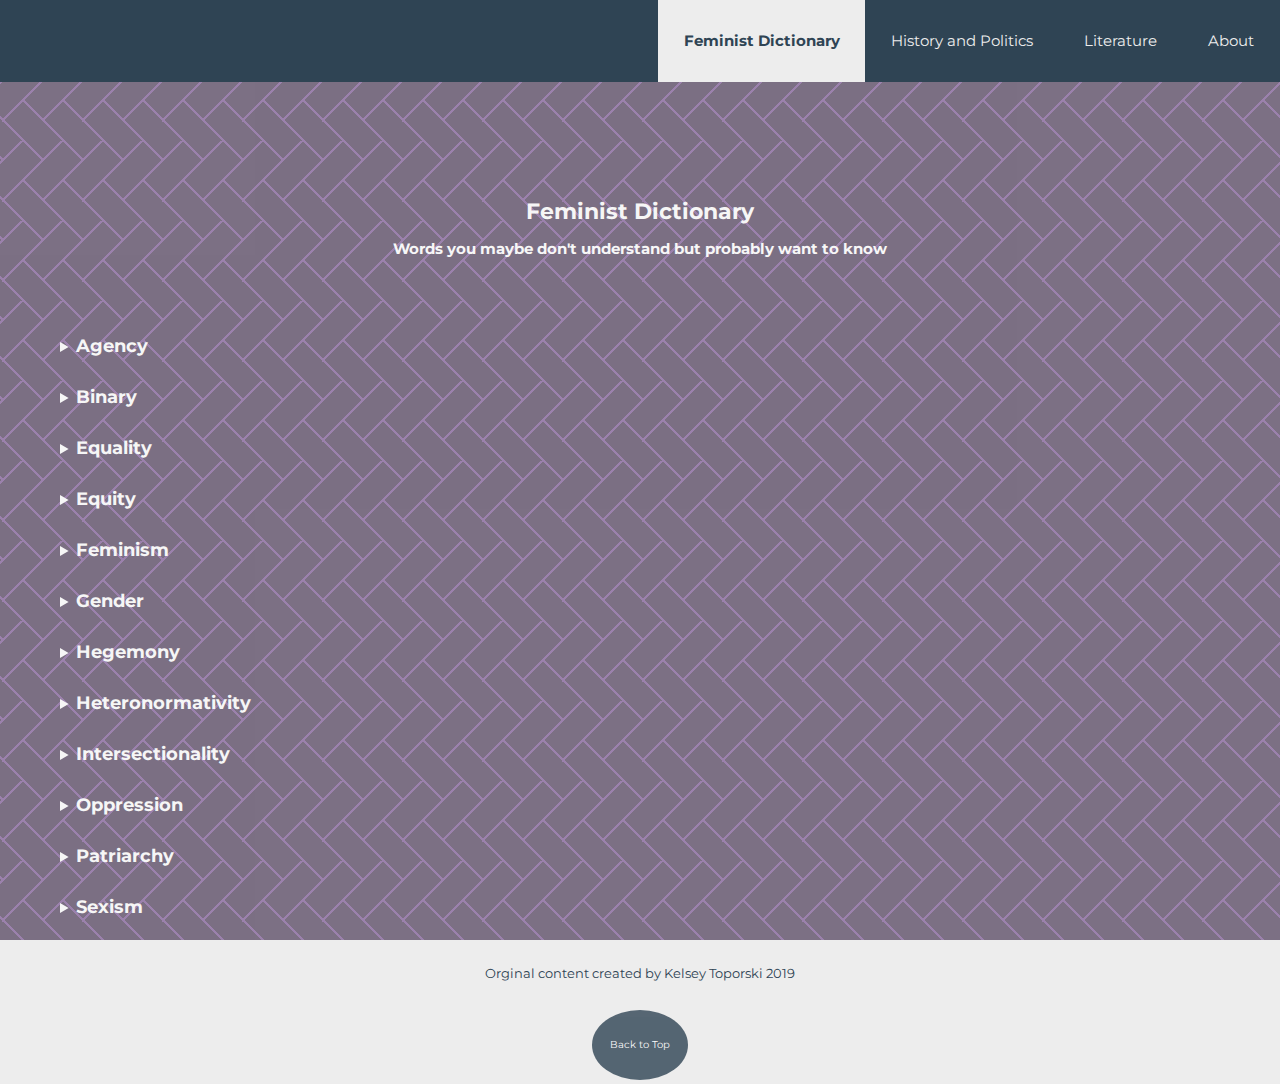
<file: femdict.html>
<!DOCTYPE html>
<html lang="en">
<head>
  <meta charset="UTF-8">

  <meta name="viewport" content="width=device-width, initial-scale=1.0">

  <!-- connects to the stylesheets -->
  <link rel="stylesheet" href="css/reset.css">
  <link rel="stylesheet" href="css/style.css">
  <link href="https://fonts.googleapis.com/css2?family=Montserrat:wght@500&display=swap" rel="stylesheet">">

  <!-- connect to a Google font -->  
  <!-- connect to a Font Aweseom font -->
  <!-- connect to a favicon -->

  <title>Women's Web - Dictionary</title>

</head>

<body>
  
    <main id="main">
<br>
    <a href="#main" class="skip">Skip to main content</a>
    <div class="navbar">
      <ul>
        <li><a href="index.html">About</a></li>
        <li><a href="literature.html">Literature</a></li>
        <li><a href="history.html">History and Politics</a></li>
        <li><a class="active" href="femdict.html">Feminist Dictionary</a></li>
      </ul>
    </div>
    
      <!-- definitions from meriam webster -->
      <!-- interpretations from
            The Dictionary of Feminist Theory - Maggie Humm,
            Key Concepts In Post-Colonial Studies - Ashcroft, Bill, Gareth Griffiths, and Helen Tiffin,
            or myself -->
      <!-- interpretation of equity from https://everydayfeminism.com/2014/09/equality-is-not-enough/ -->
      <div class=bgimage>
       <div class=intro>

     

 <div class="toptext">
  Feminist Dictionary<br>
  <h4>Words you maybe don't understand but probably want to know</h4>
  </div>
  </div>
  
  </header>



  <main>
  

      <!-- definitions from meriam webster -->
      <!-- interpretations from
            The Dictionary of Feminist Theory - Maggie Humm,
            Key Concepts In Post-Colonial Studies - Ashcroft, Bill, Gareth Griffiths, and Helen Tiffin,
            or myself -->
      <!-- interpretation of equity from https://everydayfeminism.com/2014/09/equality-is-not-enough/ -->

     
      
      <details class="details">
        
        <summary><h2>Agency</h2></summary>
        Definition
          <p>
            the capacity, condition, or state of acting or of exerting power
          </p>
        Interpretation
          <p>
            Agency refers to the ability to act or perform an action. In contemporary theory, it hinges on the question of whether individuals can freely and autonomously initiate action, or whether the things they do are in some sense determined by the ways in which their identity has been constructed.
          </p><br>
        </details>
        

        
        <details class="details">
          <summary><h2>Binary</h2></summary>
        Definition:
          <p>
            a division into two groups or classes that are considered diametrically opposite
          </p>
        Interpretation:
          <p>
            Two terms which are opposites. For example, rational/irrational, white/black, man/woman. The first term in a binary is often seen as superior to the second. These binaries in turn produce hierarchies of meaning which are then socially institutionalized.
          </p><br>
        </details>
        
          
        <details class="details">
        <summary><h2>Equality</h2></summary>
        Definition
          <p>
            the quality or state of being equal (where equal is defined as like for each member of a group, class, or society)
          </p>
        Interpretation
          <p>
            Equality is based on the idea that no individual should be less equal in opportunity or in human rights than any other.
          </p><br>
        </details>
        
          
        <details class="details">
          <summary><h2>Equity</h2></summary>
        Definition
          <p>
            justice according to natural law or right
          </p></dd>
        Interpretation
          <p>
            Equity is often viewed as the same as equality, but is not. Both revolve around fairness, but while equality is about treating all people the same, equity is about giving people what they need to be successful. Equality assumes that all people start from the same place and needs the same help, and this isn't true. Some people might need more help than others, and equity is about making sure that those people get that help and get on an even playing field so equality works.
          </p><br>
        </details>
        
          
        <details class="details">
          <summary><h2>Feminism</h2></summary>
        Definition
          <p>
            the theory of the political, economic, and social equality of the sexes
          </p></dd>
        Interpretation
          <p>
            Feminism incorporates both a doctrine of equal rights for women and an ideology of social transformation aiming to create a world for women beyond simple social equality. This may look different for different women, e.g. a black woman and a white woman may not have the same definition of what feminism is, leading to not one but several different "feminisms" existing.
          </p><br>
        </details>
       
          
        <details class="details">
          <summary><h2>Gender</h2></summary>
        Definition
          <p>
            the behavioral, cultural, or psychological traits typically associated with one sex
          </p>
        Interpretation
          <p>
            Contemporary feminist theory is careful to distinguish between sex and gender. Gender is often seen as a social construct - as a performance that one acts out over life, consciously or not. It is separate from a person's sex, whether or not a person's correlating gender and sex match society's chosen norms, e.g. someone who's sex is assigned as female at birth, and the person's chosen gender identity is female/woman/etc. as well.
          </p><br>
        </details>
        
          
        <details class="details">
          <summary><h2>Hegemony</h2></summary>
        Definition
          <p>
            the social, cultural, ideological, or economic influence exerted by a dominant group
          </p>
        Interpretation
          <p>
            Fundamentally, hegemony is the power of the ruling class to convince other classes that their interests are the interests of all.  Domination is thus exerted not by force, nor even necessarily by active persuasion, but by a more subtle and inclusive power over the economy, and over state apparatuses such as education and the media, by which the ruling class's interest is presented as the common interest and thus comes to be taken for granted.
          </p><br>
        </details>
       
          
        <details class="details">
          <summary><h2>Heteronormativity</h2></summary>
        Definition
          <p>
            the attitude that heterosexuality is the only normal and natural expression of sexuality
          </p>
        Interpretation
          <p>
            Heteronormativity plays into several different aspects of our lives, and revolves around people believing that there isn't and shouldn't be anything outside the binary of male and female, regarding sex and gender, and that these two categories should have certain characteristics, such as males being masculine, females being nurturing, and males only being attracted to females and vice versa. Homophobia often stems from heteronormative beliefs.
          </p><br>
        </details>
        
          
        <details class="details">

          <summary><h2>Intersectionality</h2></summary>
        Definition
          <p>
            the complex, cumulative way in which the effects of multiple forms of discrimination (such as racism, sexism, and classism) combine, overlap, or intersect especially in the experiences of marginalized individuals or groups
          </p>
        Interpretation
          <p>
            Important in the sense that people can't be narrowed down to one factor of their identity, as there are several different pieces that are part of the whole. For example, many black women feel like they are never "just a woman" or "just black", but "a black woman". This is because both identities are crucial to how they are treated by society.
          </p>
          <p>
            The law does a poor job of taking intersectionality into consideration, often ignoring overlapping discrimination that comes with different identities. Again with black women as an example, the law either views them as only a woman, and bases judgement off of the discrimination white women may or may not recieve, or views them as a black person, and bases judgement off of the discrimination a black man may or may not recieve, but can't comprehend the unique dual discrimination of both of these identities.
          </p><br>
        </details>
           
          
        <details class="details">
          <summary><h2>Oppression</h2></summary>
        Definition
          <p>
            unjust or cruel exercise of authority or power
          </p>
        Interpretation
          <p>
            Women's oppression is the experience of sexism as a system of domination.
          </p><br>
        </details>
       
          
        <details class="details">
          <summary><h2>Patriarchy</h2></summary>
        Definition
          <p>
            control by men of a disproportionately large share of power
          </p>
        Interpretation
          <p>
            A system of male authority which oppresses women through its social, political and economic institutions. In any of the historical forms that patriarchal society takes, a sex-gender system and a system of economic discrimination operate simultaneously. Patriarchy has power from men's greater access to, and mediation of, the resources and rewards of authority structures inside and outside the home.
          </p><br>
        </details>
             
          
        <details class="details">
          <summary><h2>Sexism</h2></summary>
        Definition
          <p>
            prejudice or discrimination based on sex
          </p>
        Interpretation
          <p>
            In conventional sociology "sex role" is a social role allocated to men and to women on a basis of biological sex. Feminist theory argues that gender associated behavior is linked arbitrarily by society to each biological sex. Women are given expressive traits and men instrumental traits. Sex roles are a form of oppression because they keep women from social activity.
          </p><br>
      </dl>
    </div>
    
  </div>
    
    </details>

    </main>

    <footer>
      <br>
      <p>Orginal content created by Kelsey Toporski 2019</p><br>
      <a href="#main" class="footerbutton">Back to Top</a>
    </footer>

</body>
</html>
</file>
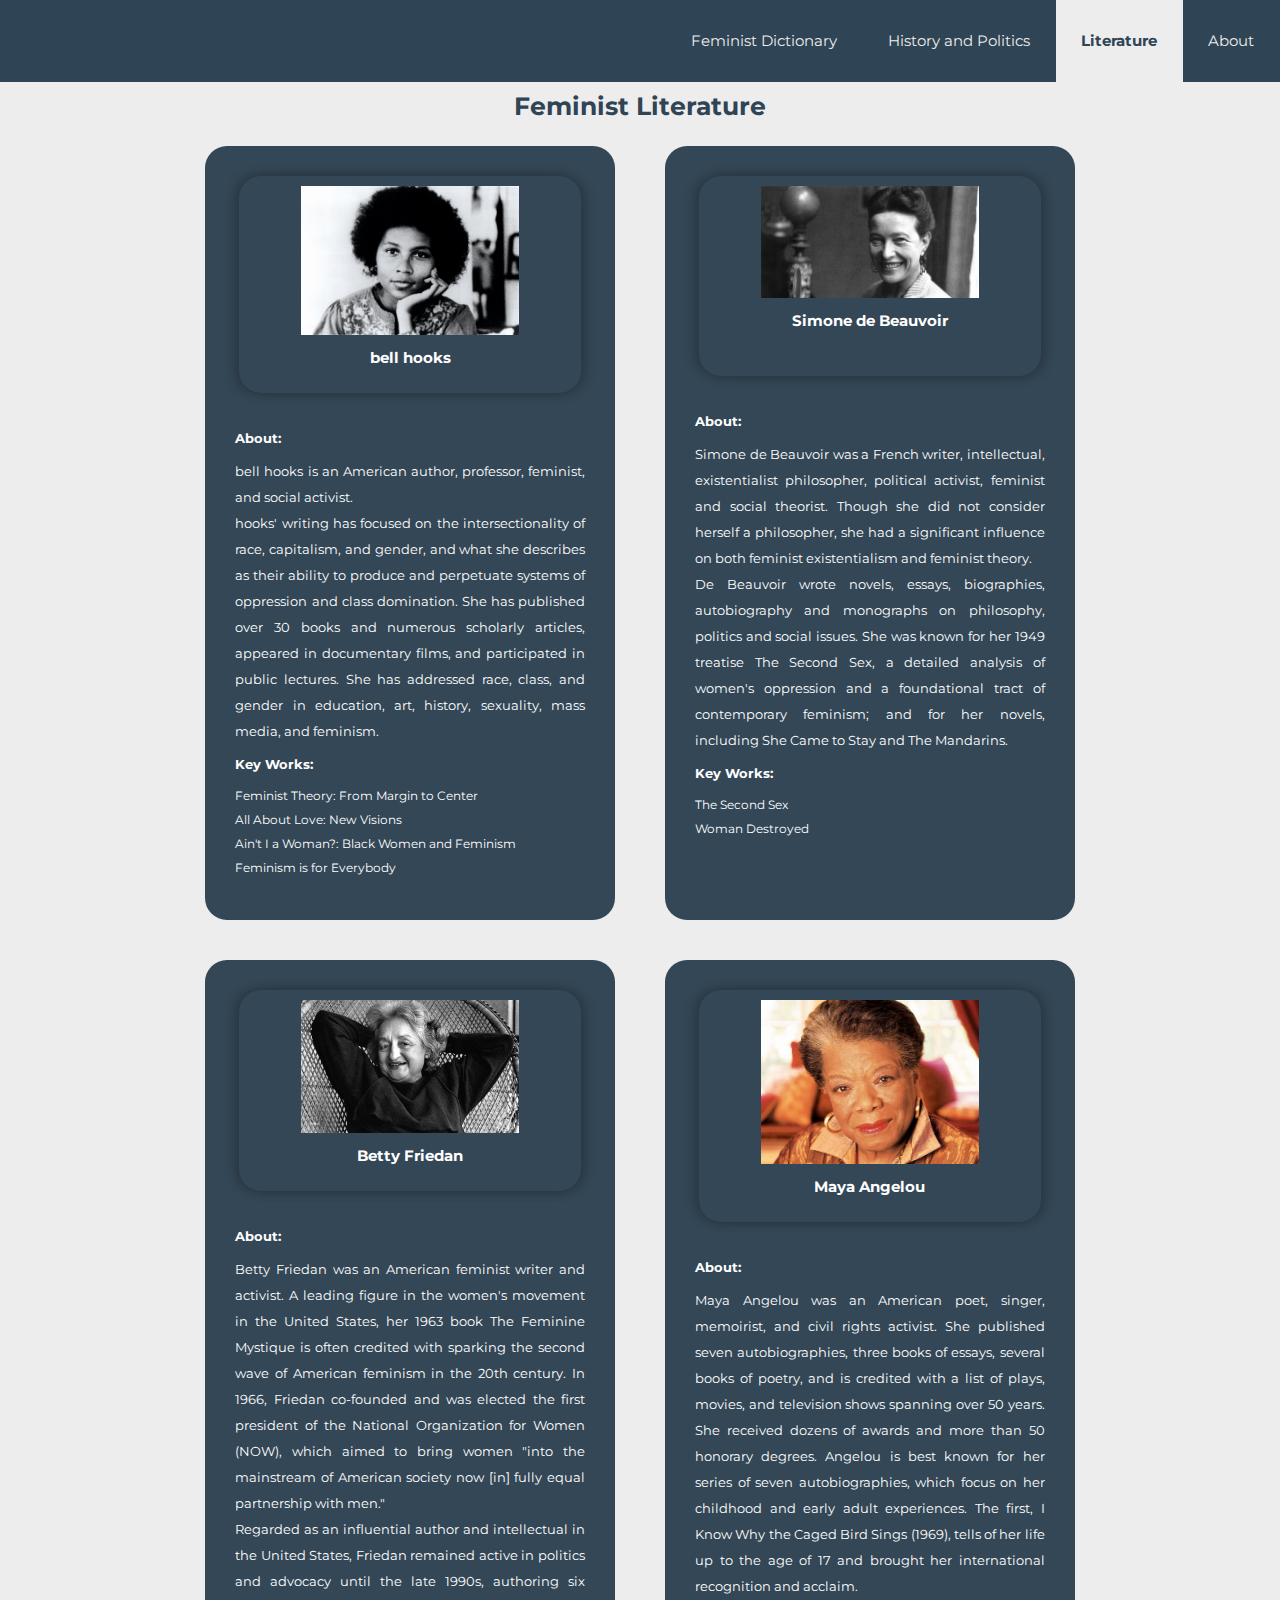
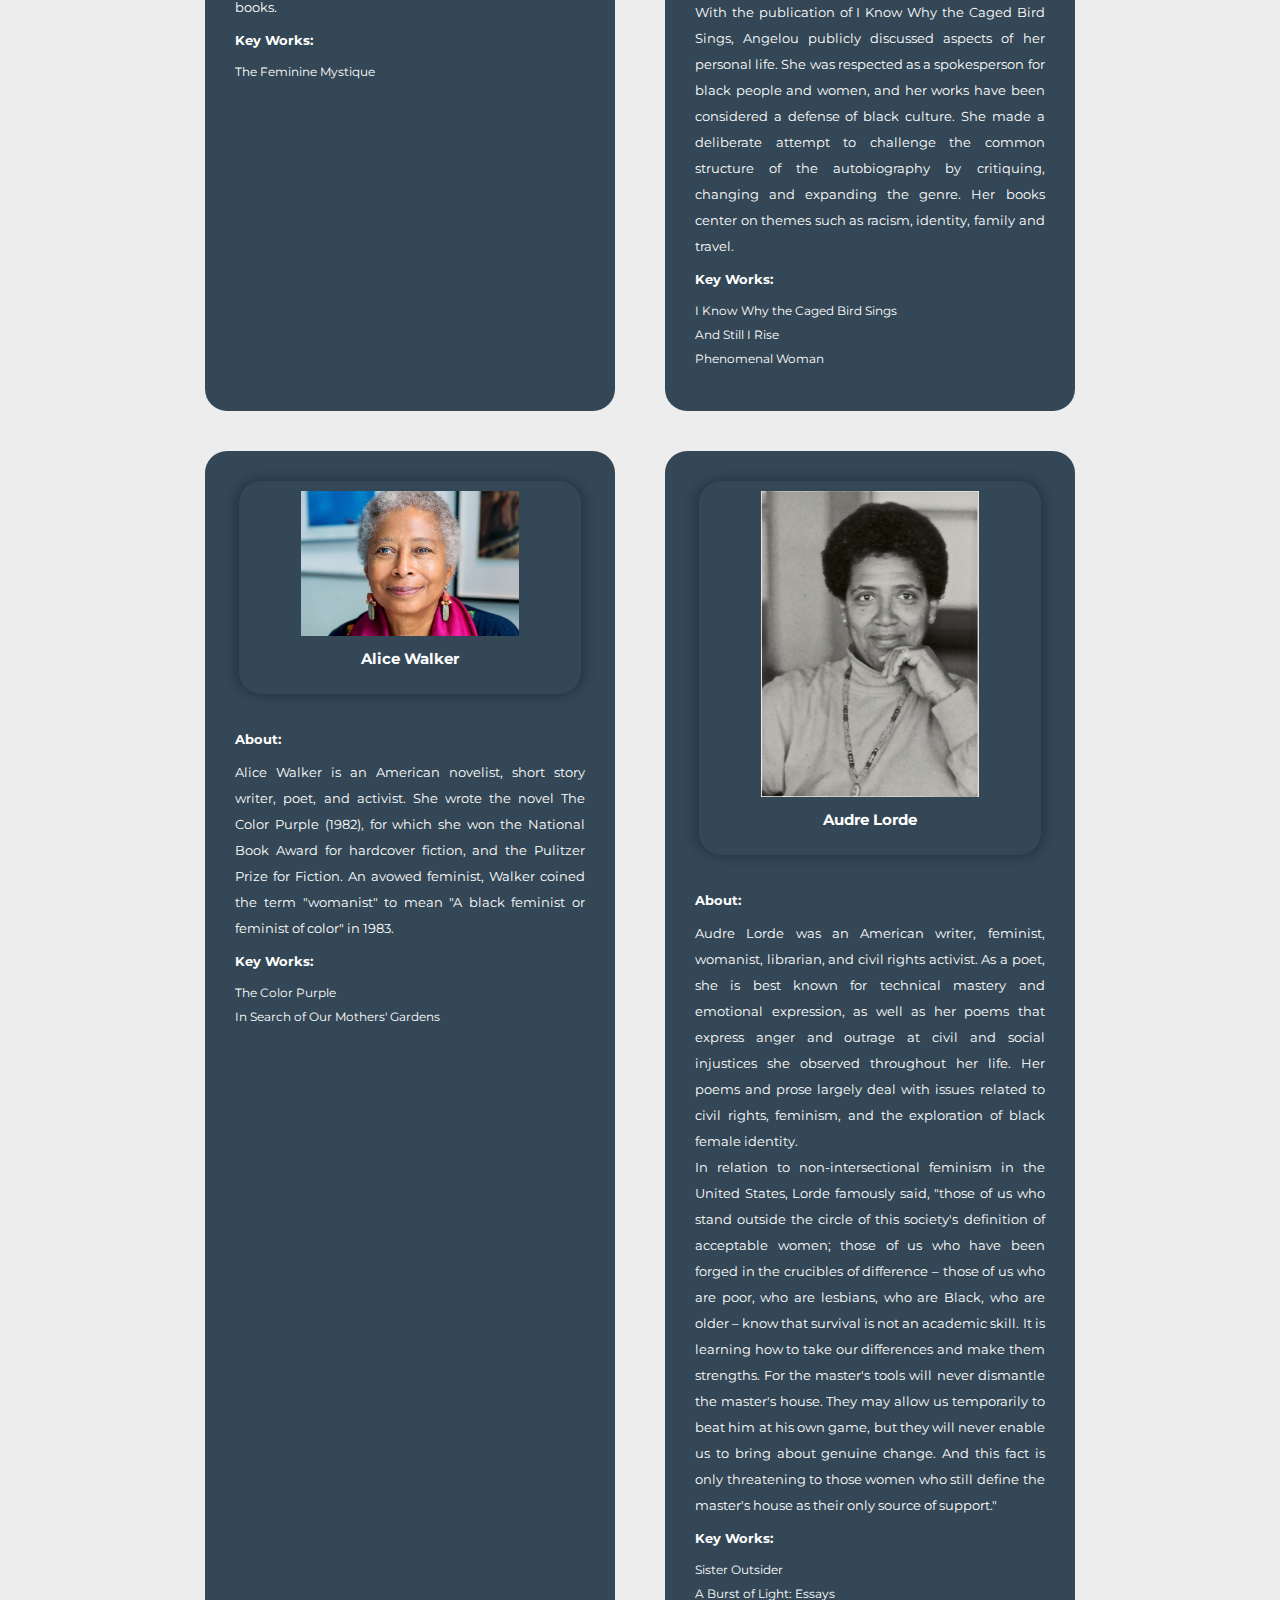
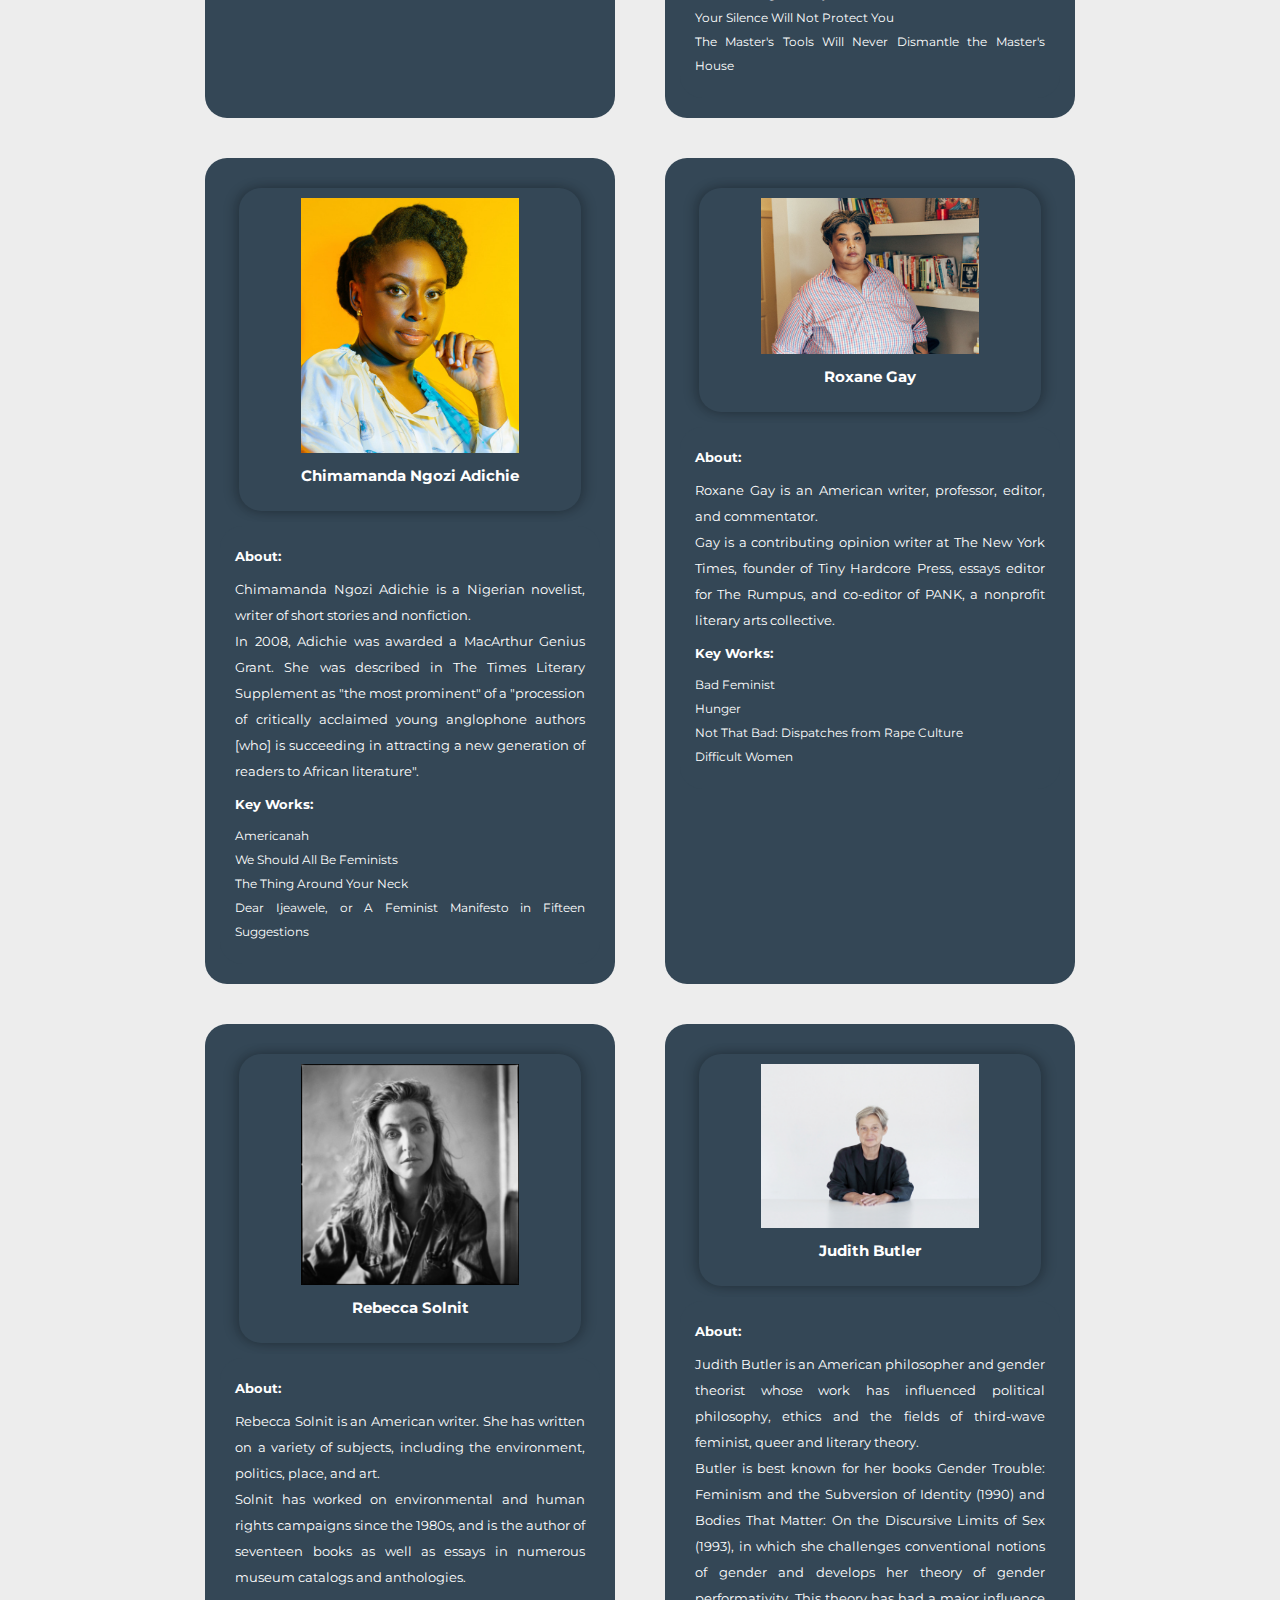
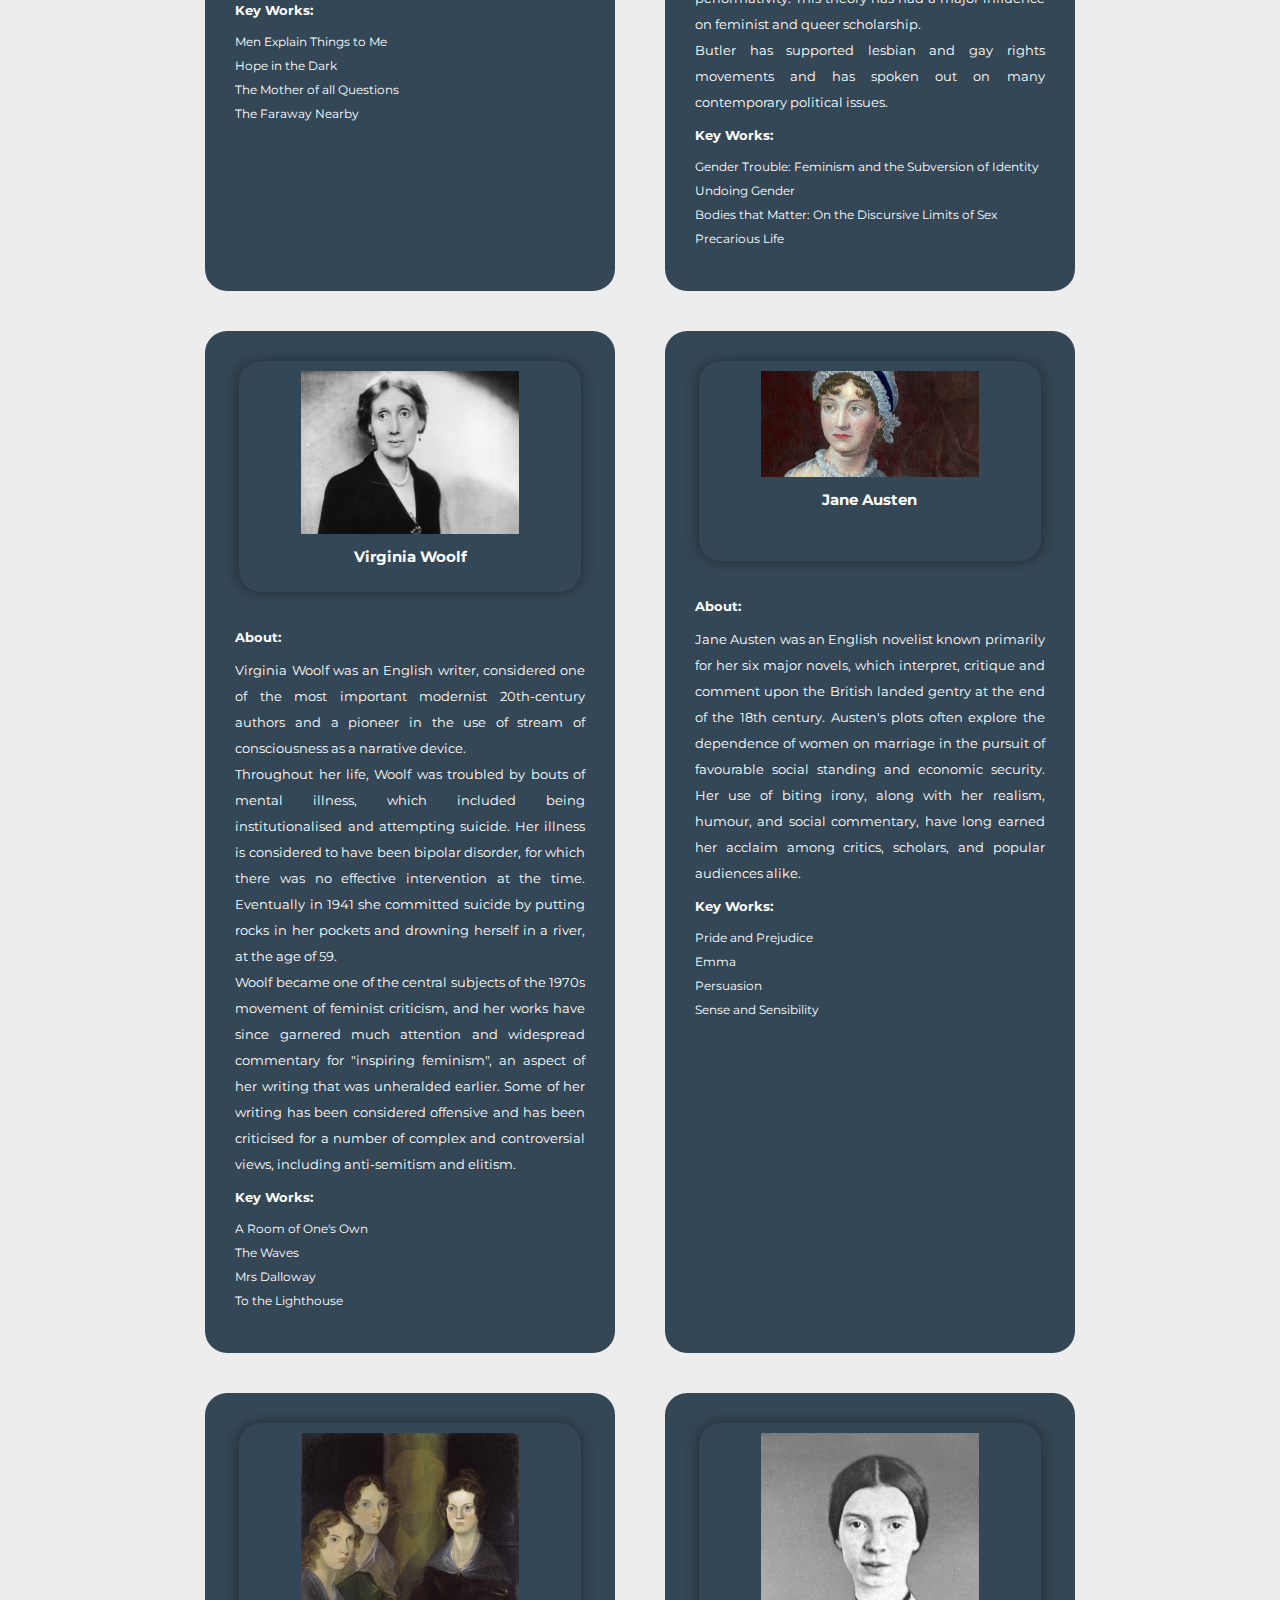
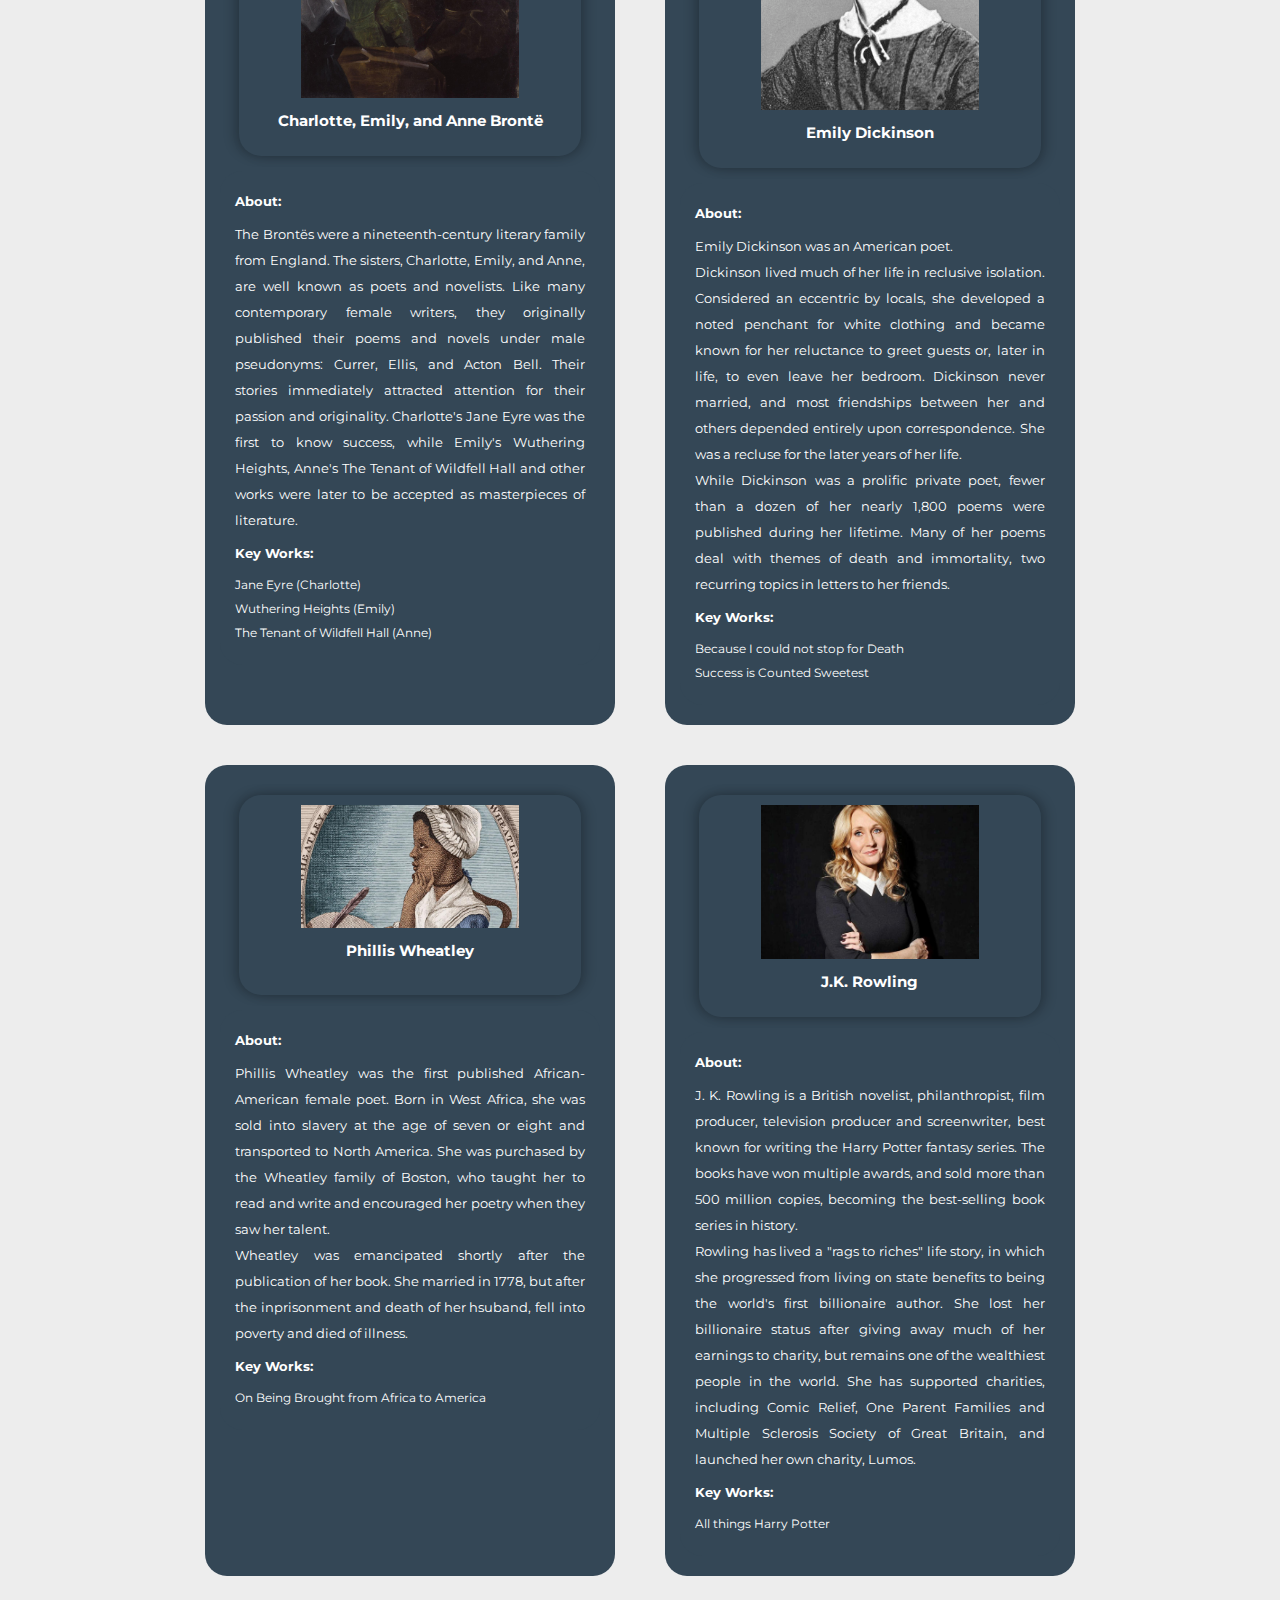
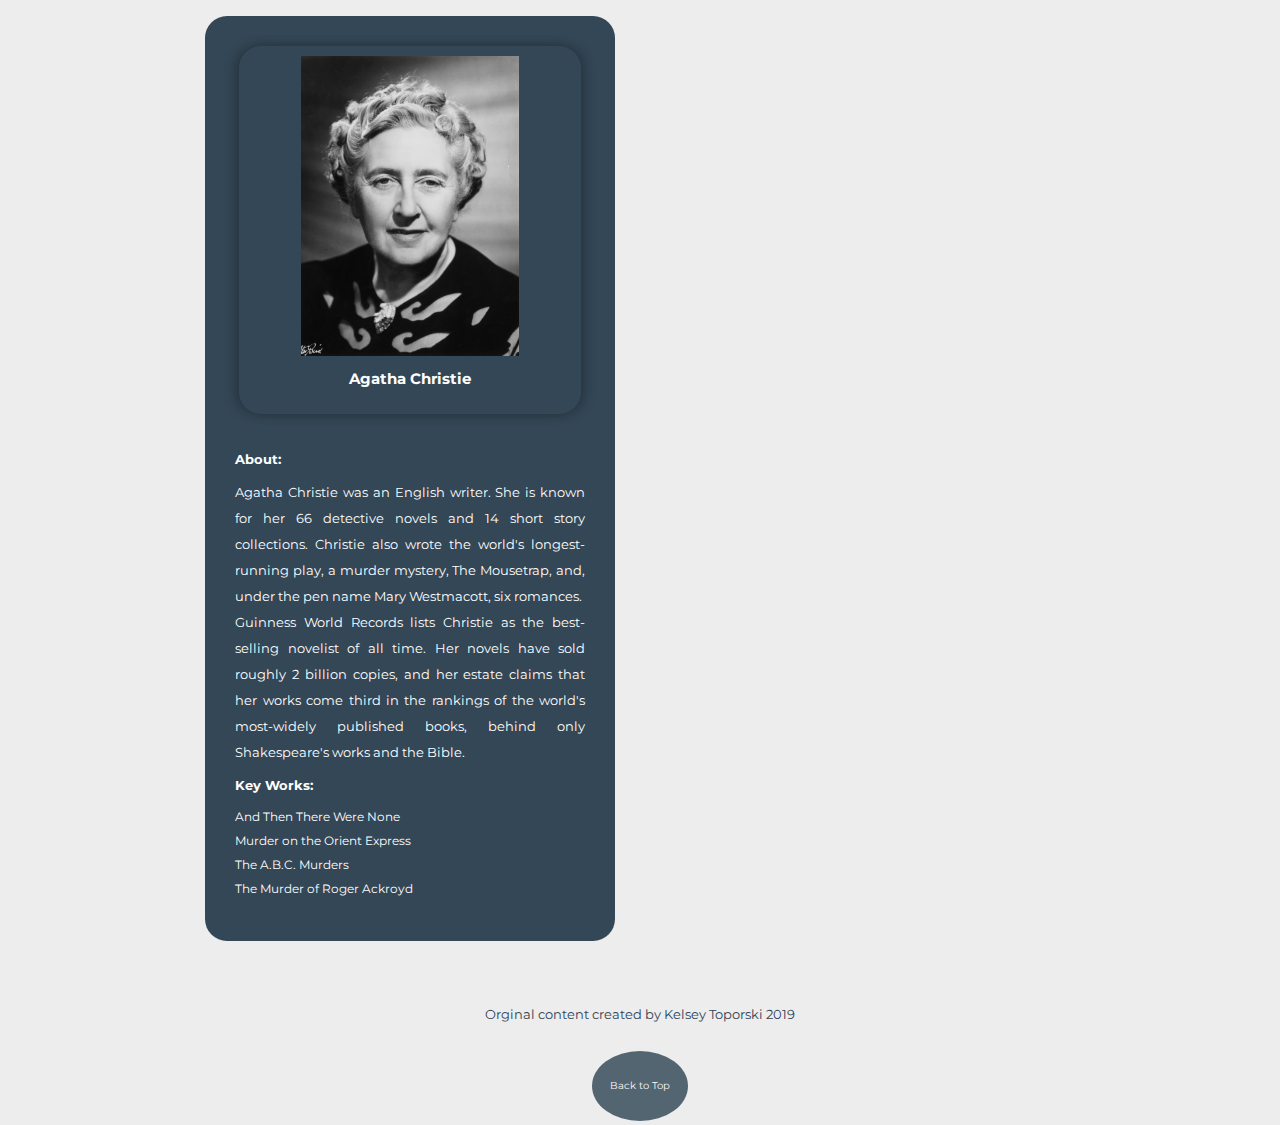
<file: literature.html>
<!DOCTYPE html>
<html lang="en">
<head>
  <meta charset="UTF-8">
  <meta name="viewport" content="width=device-width, initial-scale=1.0">

  <!-- connects to the stylesheets -->
  <link rel="stylesheet" href="css/reset.css">
  <link rel="stylesheet" href="css/style.css">
  <link href="https://fonts.googleapis.com/css2?family=Montserrat:wght@500&display=swap" rel="stylesheet">

  <!-- connect to a Google font -->  
  <!-- connect to a Font Aweseom font -->
  <!-- connect to a favicon -->

  <title>Women's Web - Literature</title>
</head>
<body>
  <header>  
    <br>
    <br>
    <a href="#main" class="skip">Skip to main content</a> 
    <div class="navbar">
      <ul>
        <li><a href="index.html">About</a></li>
        <li><a class="active" href="literature.html">Literature</a></li>
        <li><a href="history.html">History and Politics</a></li>
        <li><a href="femdict.html">Feminist Dictionary</a></li>
      </ul>
    </div>
      <!-- definitions from meriam webster -->
      <!-- interpretations from
            The Dictionary of Feminist Theory - Maggie Humm,
            Key Concepts In Post-Colonial Studies - Ashcroft, Bill, Gareth Griffiths, and Helen Tiffin,
            or myself -->
      <!-- interpretation of equity from https://everydayfeminism.com/2014/09/equality-is-not-enough/ -->

      
  </header>
   <main id="main">
   
    <div class="intro1">
    <h1>Feminist Literature</h1></div>
    <div class="grid1"> 
      <div>    
    <div class="card">  
      
      <img class="people" src="images/bell_hooks.jpg"  style="width: 70%" alt="Image of bell hooks">
      <h4>bell hooks</h4>
      </div>
      <div class="content"> 
      <h5>About:</h5>
        <p>
          bell hooks is an American author, professor, feminist, and social activist.
        </p>
        <p>
          hooks' writing has focused on the intersectionality of race, capitalism, and gender, and what she describes as their ability to produce and perpetuate systems of oppression and class domination. She has published over 30 books and numerous scholarly articles, appeared in documentary films, and participated in public lectures. She has addressed race, class, and gender in education, art, history, sexuality, mass media, and feminism.
        </p>
      <h5>Key Works:</h5>
        <ul>
          <li>Feminist Theory: From Margin to Center</li>
          <li>All About Love: New Visions</li>
          <li>Ain't I a Woman?: Black Women and Feminism</li>
          <li>Feminism is for Everybody</li>
        </ul>
      </div></div>

      <div>
        <div class="card">  
      
      <img src="images/simone_db.jpg"  style="width: 70%" alt="Image of Simone de Beauvoir">
      <h4>Simone de Beauvoir</h4></div>
      <div class="content"> 
      <h5>About:</h5>
        <p>
          Simone de Beauvoir was a French writer, intellectual, existentialist philosopher, political activist, feminist and social theorist. Though she did not consider herself a philosopher, she had a significant influence on both feminist existentialism and feminist theory.
        </p>
        <p>
          De Beauvoir wrote novels, essays, biographies, autobiography and monographs on philosophy, politics and social issues. She was known for her 1949 treatise The Second Sex, a detailed analysis of women's oppression and a foundational tract of contemporary feminism; and for her novels, including She Came to Stay and The Mandarins.
        </p>
     <h5>Key Works:</h5>
        <ul>
          <li>The Second Sex</li>
          <li>Woman Destroyed</li>
        </ul>
      </div></div>

      <div>
        <div class="card">  
      <img src="images/betty_friedan.jpg"  style="width: 70%" alt="Image of Betty Friedan">
      <h4>Betty Friedan</h4>
        </div>
        <div class="content"> 
      <h5>About:</h5>
        <p>
          Betty Friedan was an American feminist writer and activist. A leading figure in the women's movement in the United States, her 1963 book The Feminine Mystique is often credited with sparking the second wave of American feminism in the 20th century. In 1966, Friedan co-founded and was elected the first president of the National Organization for Women (NOW), which aimed to bring women "into the mainstream of American society now [in] fully equal partnership with men."
        </p>
        <p>
          Regarded as an influential author and intellectual in the United States, Friedan remained active in politics and advocacy until the late 1990s, authoring six books.
        </p>
      <h5>Key Works:</h5>
        <ul>
          <li>The Feminine Mystique</li>
        </ul>
      </div></div>

      <div>
        <div class="card">  
      
      <img src="images/maya_angelou.jpg"  style="width: 70%" alt="Image of Maya Angelou">
      <h4>Maya Angelou</h4>
        </div>
        <div class="content"> 
      <h5>About:</h5>
        <p>
          Maya Angelou was an American poet, singer, memoirist, and civil rights activist. She published seven autobiographies, three books of essays, several books of poetry, and is credited with a list of plays, movies, and television shows spanning over 50 years. She received dozens of awards and more than 50 honorary degrees. Angelou is best known for her series of seven autobiographies, which focus on her childhood and early adult experiences. The first, I Know Why the Caged Bird Sings (1969), tells of her life up to the age of 17 and brought her international recognition and acclaim.
        </p>
        <p>
          With the publication of I Know Why the Caged Bird Sings, Angelou publicly discussed aspects of her personal life. She was respected as a spokesperson for black people and women, and her works have been considered a defense of black culture. She made a deliberate attempt to challenge the common structure of the autobiography by critiquing, changing and expanding the genre. Her books center on themes such as racism, identity, family and travel.
        </p>
      <h5>Key Works:</h5>
        <ul>
          <li>I Know Why the Caged Bird Sings</li>
          <li>And Still I Rise</li>
          <li>Phenomenal Woman</li>
        </ul>
      </div></div>

      <!-- <script>
        alert("HI");
        console.log("hey good lookin");
      </script> -->

      <div>
        <div class="card"> 
      
      <img src="images/alice_walker.jpg"  style="width: 70%" alt="Image of Alice Walker">
      <h4>Alice Walker</h4></div>
      <div class="content">
      <h5>About:</h5>
        <p>
          Alice Walker is an American novelist, short story writer, poet, and activist. She wrote the novel The Color Purple (1982), for which she won the National Book Award for hardcover fiction, and the Pulitzer Prize for Fiction. An avowed feminist, Walker coined the term "womanist" to mean "A black feminist or feminist of color" in 1983.
        </p>
      <h5>Key Works:</h5>
        <ul>
          <li>The Color Purple</li>
          <li>In Search of Our Mothers' Gardens</li>
        </ul>
      </div></div>

      <div>
        <div class="card"> 
      
      <img src="images/audre_lorde.jpg"  style="width: 70%" alt="Image of Audre Lorde">
      <h4>Audre Lorde</h4></div>
      <div class="content">
      <h5>About:</h5>
        <p>
          Audre Lorde was an American writer, feminist, womanist, librarian, and civil rights activist. As a poet, she is best known for technical mastery and emotional expression, as well as her poems that express anger and outrage at civil and social injustices she observed throughout her life. Her poems and prose largely deal with issues related to civil rights, feminism, and the exploration of black female identity.
        </p>
        <p>
          In relation to non-intersectional feminism in the United States, Lorde famously said, "those of us who stand outside the circle of this society's definition of acceptable women; those of us who have been forged in the crucibles of difference – those of us who are poor, who are lesbians, who are Black, who are older – know that survival is not an academic skill. It is learning how to take our differences and make them strengths. For the master's tools will never dismantle the master's house. They may allow us temporarily to beat him at his own game, but they will never enable us to bring about genuine change. And this fact is only threatening to those women who still define the master's house as their only source of support."
        </p>
      <h5>Key Works:</h5>
        <ul>
          <li>Sister Outsider</li>
          <li>A Burst of Light: Essays</li>
          <li>Your Silence Will Not Protect You</li>
          <li>The Master's Tools Will Never Dismantle the Master's House</li>
        </ul>
      </div></div>

      <div>
        <div class="card"> 
      
      <img src="images/chimamanda.jpg"  style="width: 70%" alt="Image of Chimamanda Ngozi Adichie">
      <h4>Chimamanda Ngozi Adichie</h4></div>
      <div class="content">
      <h5>About:</h5>
        <p>
          Chimamanda Ngozi Adichie is a Nigerian novelist, writer of short stories and nonfiction.
        </p>
        <p>
          In 2008, Adichie was awarded a MacArthur Genius Grant. She was described in The Times Literary Supplement as "the most prominent" of a "procession of critically acclaimed young anglophone authors [who] is succeeding in attracting a new generation of readers to African literature".
        </p>
      <h5>Key Works:</h5>
        <ul>
          <li>Americanah</li>
          <li>We Should All Be Feminists</li>
          <li>The Thing Around Your Neck</li>
          <li>Dear Ijeawele, or A Feminist Manifesto in Fifteen Suggestions</li>
        </ul>
      </div></div>

      <div>
        <div class="card"> 
      <img src="images/roxane_gay.jpg"  style="width: 70%" alt="Image of Roxane Gay">
     <h4>Roxane Gay</h4></div>
      <div class="content">
      <h5>About:</h5>
        <p>
          Roxane Gay is an American writer, professor, editor, and commentator.
        </p>
        <p>
          Gay is a contributing opinion writer at The New York Times, founder of Tiny Hardcore Press, essays editor for The Rumpus, and co-editor of PANK, a nonprofit literary arts collective.
        </p>
      <h5>Key Works:</h5>
        <ul>
          <li>Bad Feminist</li>
          <li>Hunger</li>
          <li>Not That Bad: Dispatches from Rape Culture</li>
          <li>Difficult Women</li>
        </ul>
      </div></div>

      <div>
        <div class="card"> 
      
      <img src="images/rebecca_solnit.jpg" style="width: 70%" alt="Image of Rebecca Solnit">
      <h4>Rebecca Solnit</h4></div>
      <div class="content">
      <h5>About:</h5>
        <p>
          Rebecca Solnit is an American writer. She has written on a variety of subjects, including the environment, politics, place, and art.
        </p>
        <p>
          Solnit has worked on environmental and human rights campaigns since the 1980s, and is the author of seventeen books as well as essays in numerous museum catalogs and anthologies.
        </p>
      <h5>Key Works:</h5>
        <ul>
          <li>Men Explain Things to Me</li>
          <li>Hope in the Dark</li>
          <li>The Mother of all Questions</li>
          <li>The Faraway Nearby</li>
        </ul>
      </div></div>

      <div>
        <div class="card"> 
      
      <img src="images/judith_butler.jpg"  style="width: 70%" alt="Image of Judith Butler">
      <h4>Judith Butler</h4></div>
      <div class="content">
      <h5>About:</h5>
        <p>
          Judith Butler is an American philosopher and gender theorist whose work has influenced political philosophy, ethics and the fields of third-wave feminist, queer and literary theory.
        </p>
        <p>
          Butler is best known for her books Gender Trouble: Feminism and the Subversion of Identity (1990) and Bodies That Matter: On the Discursive Limits of Sex (1993), in which she challenges conventional notions of gender and develops her theory of gender performativity. This theory has had a major influence on feminist and queer scholarship.
        </p>
        <p>
          Butler has supported lesbian and gay rights movements and has spoken out on many contemporary political issues.
        </p>
      <h5>Key Works:</h5>
        <ul>
          <li>Gender Trouble: Feminism and the Subversion of Identity</li>
          <li>Undoing Gender</li>
          <li>Bodies that Matter: On the Discursive Limits of Sex</li>
          <li>Precarious Life</li>
        </ul>
      </div></div>

      <div>
        <div class="card"> 
      
      <img src="images/virginia_woolf.jpg"  style="width: 70%" alt="Image of Virginia Woolf">
      <h4>Virginia Woolf</h4></div>
      <div class="content">
      <h5>About:</h5>
        <p>
          Virginia Woolf was an English writer, considered one of the most important modernist 20th-century authors and a pioneer in the use of stream of consciousness as a narrative device.
        </p>
        <p>
          Throughout her life, Woolf was troubled by bouts of mental illness, which included being institutionalised and attempting suicide. Her illness is considered to have been bipolar disorder, for which there was no effective intervention at the time. Eventually in 1941 she committed suicide by putting rocks in her pockets and drowning herself in a river, at the age of 59.
        </p>
        <p>
          Woolf became one of the central subjects of the 1970s movement of feminist criticism, and her works have since garnered much attention and widespread commentary for "inspiring feminism", an aspect of her writing that was unheralded earlier. Some of her writing has been considered offensive and has been criticised for a number of complex and controversial views, including anti-semitism and elitism.
        </p>
      <h5>Key Works:</h5>
        <ul>
          <li>A Room of One's Own</li>
          <li>The Waves</li>
          <li>Mrs Dalloway</li>
          <li>To the Lighthouse</li>
        </ul>
      </div></div>

      <div>
        <div class="card"> 
      <img src="images/jane_austen.jpg"  style="width: 70%" alt="Image of Jane Austen">
      <h4>Jane Austen</h4></div>
      <div class="content">
      <h5>About:</h5>
        <p>
          Jane Austen was an English novelist known primarily for her six major novels, which interpret, critique and comment upon the British landed gentry at the end of the 18th century. Austen's plots often explore the dependence of women on marriage in the pursuit of favourable social standing and economic security. Her use of biting irony, along with her realism, humour, and social commentary, have long earned her acclaim among critics, scholars, and popular audiences alike.
        </p>
      <h5>Key Works:</h5>
        <ul>
          <li>Pride and Prejudice</li>
          <li>Emma</li>
          <li>Persuasion</li>
          <li>Sense and Sensibility</li>
        </ul>
      </div></div>

      <div>
        <div class="card"> 
      <img src="images/bronte_sisters.jpg"  style="width: 70%" alt="Image of Charlotte, Emily, and Anne Brontë">
      <h4>Charlotte, Emily, and Anne Brontë</h4></div>
      <div class="content">
      <h5>About:</h5>
        <p>
          The Brontës were a nineteenth-century literary family from England. The sisters, Charlotte, Emily, and Anne, are well known as poets and novelists. Like many contemporary female writers, they originally published their poems and novels under male pseudonyms: Currer, Ellis, and Acton Bell. Their stories immediately attracted attention for their passion and originality. Charlotte's Jane Eyre was the first to know success, while Emily's Wuthering Heights, Anne's The Tenant of Wildfell Hall and other works were later to be accepted as masterpieces of literature.
        </p>
      <h5>Key Works:</h5>
        <ul>
          <li>Jane Eyre (Charlotte)</li>
          <li>Wuthering Heights (Emily)</li>
          <li>The Tenant of Wildfell Hall (Anne)</li>
        </ul>
      </div></div>

      <div>
        <div class="card"> 
      
      <img src="images/emily_d.jpg"  style="width: 70%" alt="Image of Emily Dickinson">
      <h4>Emily Dickinson</h4></div>
      <div class="content">
      <h5>About:</h5>
        <p>
          Emily Dickinson was an American poet.
        </p>
        <p>
          Dickinson lived much of her life in reclusive isolation. Considered an eccentric by locals, she developed a noted penchant for white clothing and became known for her reluctance to greet guests or, later in life, to even leave her bedroom. Dickinson never married, and most friendships between her and others depended entirely upon correspondence. She was a recluse for the later years of her life.
        </p>
        <p>
          While Dickinson was a prolific private poet, fewer than a dozen of her nearly 1,800 poems were published during her lifetime. Many of her poems deal with themes of death and immortality, two recurring topics in letters to her friends.
        </p>
      <h5>Key Works:</h5>
        <ul>
          <li>Because I could not stop for Death</li>
          <li>Success is Counted Sweetest</li>
        </ul>
      </div></div>

      <div>
        <div class="card"> 

      <img src="images/phillis_w.jpg" style="width: 70%" alt="Image of Phillis Wheatley">
      <h4>Phillis Wheatley</h4></div>
      <div class="content">
      <h5>About:</h5>
        <p>
          Phillis Wheatley was the first published African-American female poet. Born in West Africa, she was sold into slavery at the age of seven or eight and transported to North America. She was purchased by the Wheatley family of Boston, who taught her to read and write and encouraged her poetry when they saw her talent.
        </p>
        <p>
          Wheatley was emancipated shortly after the publication of her book. She married in 1778, but after the inprisonment and death of her hsuband, fell into poverty and died of illness.
        </p>
      <h5>Key Works:</h5>
        <ul>
          <li>On Being Brought from Africa to America</li>
        </ul>
      </div></div>

      <div>
        <div class="card"> 
      
      <img src="images/jk_rowling.jpg" style="width: 70%" alt="Image of J.K. Rowling">
      <h4>J.K. Rowling</h4></div>
      <div class="content">
      <h5>About:</h5>
        <p>
          J. K. Rowling is a British novelist, philanthropist, film producer, television producer and screenwriter, best known for writing the Harry Potter fantasy series. The books have won multiple awards, and sold more than 500 million copies, becoming the best-selling book series in history.
        </p>
        <p>
          Rowling has lived a "rags to riches" life story, in which she progressed from living on state benefits to being the world's first billionaire author. She lost her billionaire status after giving away much of her earnings to charity, but remains one of the wealthiest people in the world. She has supported charities, including Comic Relief, One Parent Families and Multiple Sclerosis Society of Great Britain, and launched her own charity, Lumos.
        </p>
      <h5>Key Works:</h5>
        <ul>
          <li>All things Harry Potter</li>
        </ul>
      </div></div>

      <div>
        <div class="card">
      
      <img src="images/agatha.jpg"  style="width: 70%" alt="Image of Agatha Christie">
      <h4>Agatha Christie</h4></div>
      <div class="content">
      <h5>About:</h5>
        <p>
          Agatha Christie was an English writer. She is known for her 66 detective novels and 14 short story collections. Christie also wrote the world's longest-running play, a murder mystery, The Mousetrap, and, under the pen name Mary Westmacott, six romances.
        </p>
        <p>
          Guinness World Records lists Christie as the best-selling novelist of all time. Her novels have sold roughly 2 billion copies, and her estate claims that her works come third in the rankings of the world's most-widely published books, behind only Shakespeare's works and the Bible.
        </p>
      <h5>Key Works:</h5>
        <ul>
          <li>And Then There Were None</li>
          <li>Murder on the Orient Express</li>
          <li>The A.B.C. Murders</li>
          <li>The Murder of Roger Ackroyd</li>
        </ul>
      </div></div>
    </main>
    <footer>
        <br>
        <p>Orginal content created by Kelsey Toporski 2019</p><br>
        <a href="#main" class="footerbutton">Back to Top</a>
      </footer>

    </footer>
  </body>
</html>
</file>
<file: css/style.css>
body{
	padding: 0px;
	background-color: #c7ecee;
  font-family: 'Montserrat', sans-serif;
  line-height: 2;
	font-size: 95%;
}

.navbar {
    background-color: #2f4454;
    position:fixed;
    padding-bottom: 20px;
    margin-bottom: 20px;
    padding: 0;
    top: 0;
    width:100%;
    overflow: auto;
    z-index: 999;
  }
  
  .navbar a {
    display: block;
    color: #ededed;
    text-align: center;
    padding: 2%;
    text-decoration: none;
    font-size: 0.7vm;
    float: none;
    position: relative;
  }
  
  .navbar a:hover {
    background: #ededed;
    color:#2f4454;
    font-weight: bold;
    font-size: 16px;
  }

  .navbar a.active { 
    background:#ededed;
    color:#2f4454;
    font-weight: bold;
  }

h1 {
    color:#2f4454;
    font-size: 25px;
    padding-bottom:5px;
    text-align: center;
    font-weight: bold;
}

h2 {
    padding-bottom: 10px;
    font-size: 18px;
    font-weight: bold;  
}

h3{
  text-align: center;
  font-weight: bold;
  color:#2f4454;
}

h4{
  text-align: center;
  font-weight: bold;
  color:#ffffff;
  font-size: 15px;
}

h5{
  text-align: left;
  font-weight: bold;
  color:#ffffff;
  font-size: 13px;
  padding-top: 2%;
  padding-bottom: 2%;
}

.p1 {
    padding-left: 5%;
    padding-right: 5%;
    padding-top: 5px;
    color:#2f4454;
    text-align: justify;
}

p{
  font-size: 13px;
}

.index{
  width:100%;
  height: 20%;
  padding-bottom: 1%;
  padding-top: 25%;
}

footer{
    text-align: center;
    font-size: 10px;
}

footer p{
    padding-left: 25px;
    padding-right: 25px;   
    color:#2f4454;
}

.footerbutton {
    background-color: #2f4454;
    opacity: 80%;
    border: none;
    color: white;
    padding-left: 18px;
    padding-top: 25px;
    padding-bottom: 25px;
    padding-right: 18px;
    text-align: center;
    text-decoration: none;
    display: inline-block;
    font-size: 10px;
    margin: 4px 2px;
    border-radius: 50%;
}

  .skip {
    position: absolute;
    left: -10000px;
    z-index: 999;
   padding: 1em;
   background-color:#2f4454;
   color: white;
   opacity: 0;
    overflow: hidden;
  } 

  .skip:focus {
   left: 50%;
   transform: translateX(-50%);
   opacity: 1;
  }

  .bgimage{
    background-image: url("../images/background_pic.gif"); 
    opacity: 60%;
    }

    .animateheading{
      display: flex;
      justify-content: center;
      align-items: center;
      animation: fade 7s ease-in-out infinite;
    }

    @keyframes fade {
      0% {
        opacity: 0;
      }
      50% {
        opacity: 1;
      }
      100% {
        opacity: 0;
      }
    }

  .grid{
    display: flex;
    flex-wrap: wrap;
    flex-direction: row-reverse;
    margin: 4%;
    border-radius: 20px;
    margin-left: auto;
    margin-right: auto;
    margin-bottom: 20px;
    justify-content: center;
    column-gap: 30px;
    margin-top: 5px;
    padding-left: 2.7%;
    padding-right: 2.7%;
    grid-template-columns: 30% 30% 30%;
    row-gap: 20px;
    color: white;
    
}

.grid div{
  padding-top: 10px;
  padding-left: 15px;
  padding-right: 15px;
  padding-bottom: 20px;
  background-color:#2f4454;
  border-radius: 20px;
}

.grid div:hover {
  background-color: #a1c3d1;
  color: #2f4454;
}

.grid1{
  display: flex;
  flex-wrap: wrap;
  flex-direction: row-reverse;
  width: 80%;
  margin-left: auto;
  margin-right: auto;
  margin-bottom: 40px;
  justify-content: center;
  column-gap: 50px;
  row-gap: 40px;
  margin-top: 10px;
  grid-template-columns: 40% 40%;
  color: white;
  overflow: hidden;
  
}
.grid1 div{
  padding-top: 10px;
  padding-left: 15px;
  padding-right: 15px;
  padding-bottom: 20px;
  background-color:#344756;
  border-radius: 22px;
  font-size: 12px;
  overflow: scroll;
}

.card {
  box-shadow: 5px 0px 12px rgba(0, 0, 0, 0.2),-5px 0px 12px rgba(0, 0, 0, 0.2);
  width: 90%;
  min-height: 200px;
  max-height: 400px;
  text-align: center;
  margin-top: 20px;
  margin-left: auto;
  margin-right: auto;
  margin-bottom: 15px;
  font-weight: bold; 
}

.content {
  padding-left: 20px;
  padding-right: 190px;
  text-align: justify;
  line-height: 2;
  overflow: scroll;
}

.details{
  pointer-events: auto;
  cursor: pointer;
  padding-left: 60px;
  padding-bottom: 15px;
  padding-right: 100px;
  color: #fdfdfd;
}

  .details summary> * {
    display: inline;
  }

  .intro{
    padding-top: 8%;
    padding-bottom: 2%;
  }

  .intro1{
    padding-top: 30%;
  }
  
  .toptext{
    padding-top: 25%;
    font-size: 22px;
    text-align: center;
    color: #fdfdfd;
    font-weight: bold;
    margin-left: 10%;
    margin-right: 10%;
  }



  @media screen and (min-width: 800px){

    body{
      background-color: #ededed;
    }


   .navbar{
    background-color: #2f4454;
    position:fixed;
    padding-bottom: 20px;
    margin-bottom: 20px;
    padding: 0;
    top: 0;
    width:100%;
    overflow: auto;
    z-index: 999;
  }
  
  .navbar a {
    float: right;
    display: flex;
    color: #ededed;
    text-align: center;
    padding: 2%;
    text-decoration: none;
    font-size: 0.7vm;
  }
 
    .grid{
      display:grid; 
  }

  .grid1{
    display: grid;
}

  .intro{
    padding-bottom: 5%;
    margin-left: 5%;
    margin-right: 5%;
    padding-top: 10%;
  }
  .intro1{
    padding-top: 20px;
    margin-left: 5%;
    margin-right: 5%;
  }

  .index{
    width:100%;
    height: 20%;
    padding-bottom: 1%;
    padding-top: 0%;
  }

  .toptext{
    padding-top: 0.1%;
}

@media screen and (prefers-reduced-motion: reduce){
  .animateheading{
    animation: none;
  }
}

@media screen and (min-width: 800px){

  body{
    background-color: #ededed;
  }
  .navbar{
    background-color: #2f4454;
    position:fixed;
    padding-bottom: 20px;
    margin-bottom: 20px;
    padding: 0;
    top: 0;
    width:100%;
    overflow: auto;
    z-index: 999;
  }
  
  .navbar a {
    float: right;
    display: flex;
    color: #ededed;
    text-align: center;
    padding: 2%;
    text-decoration: none;
    font-size: 0.7vm;
  }

}
</file>
